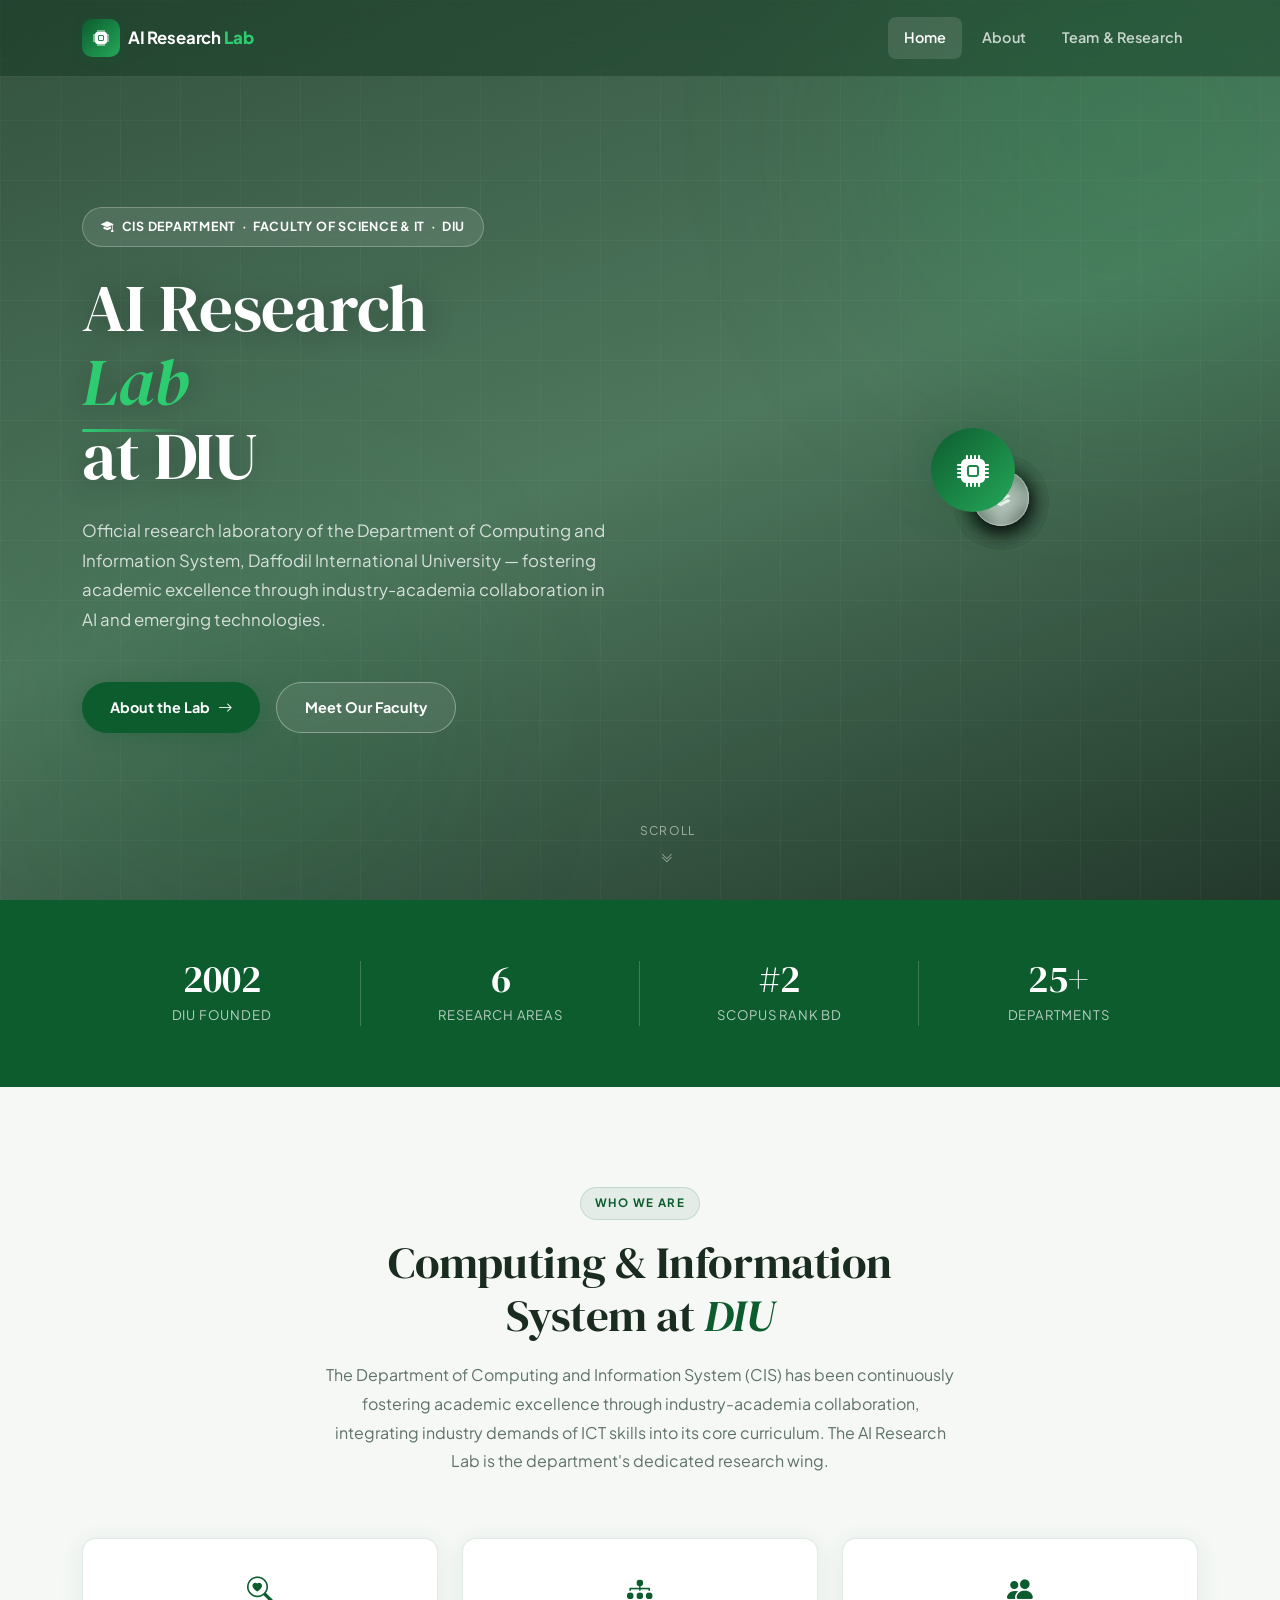
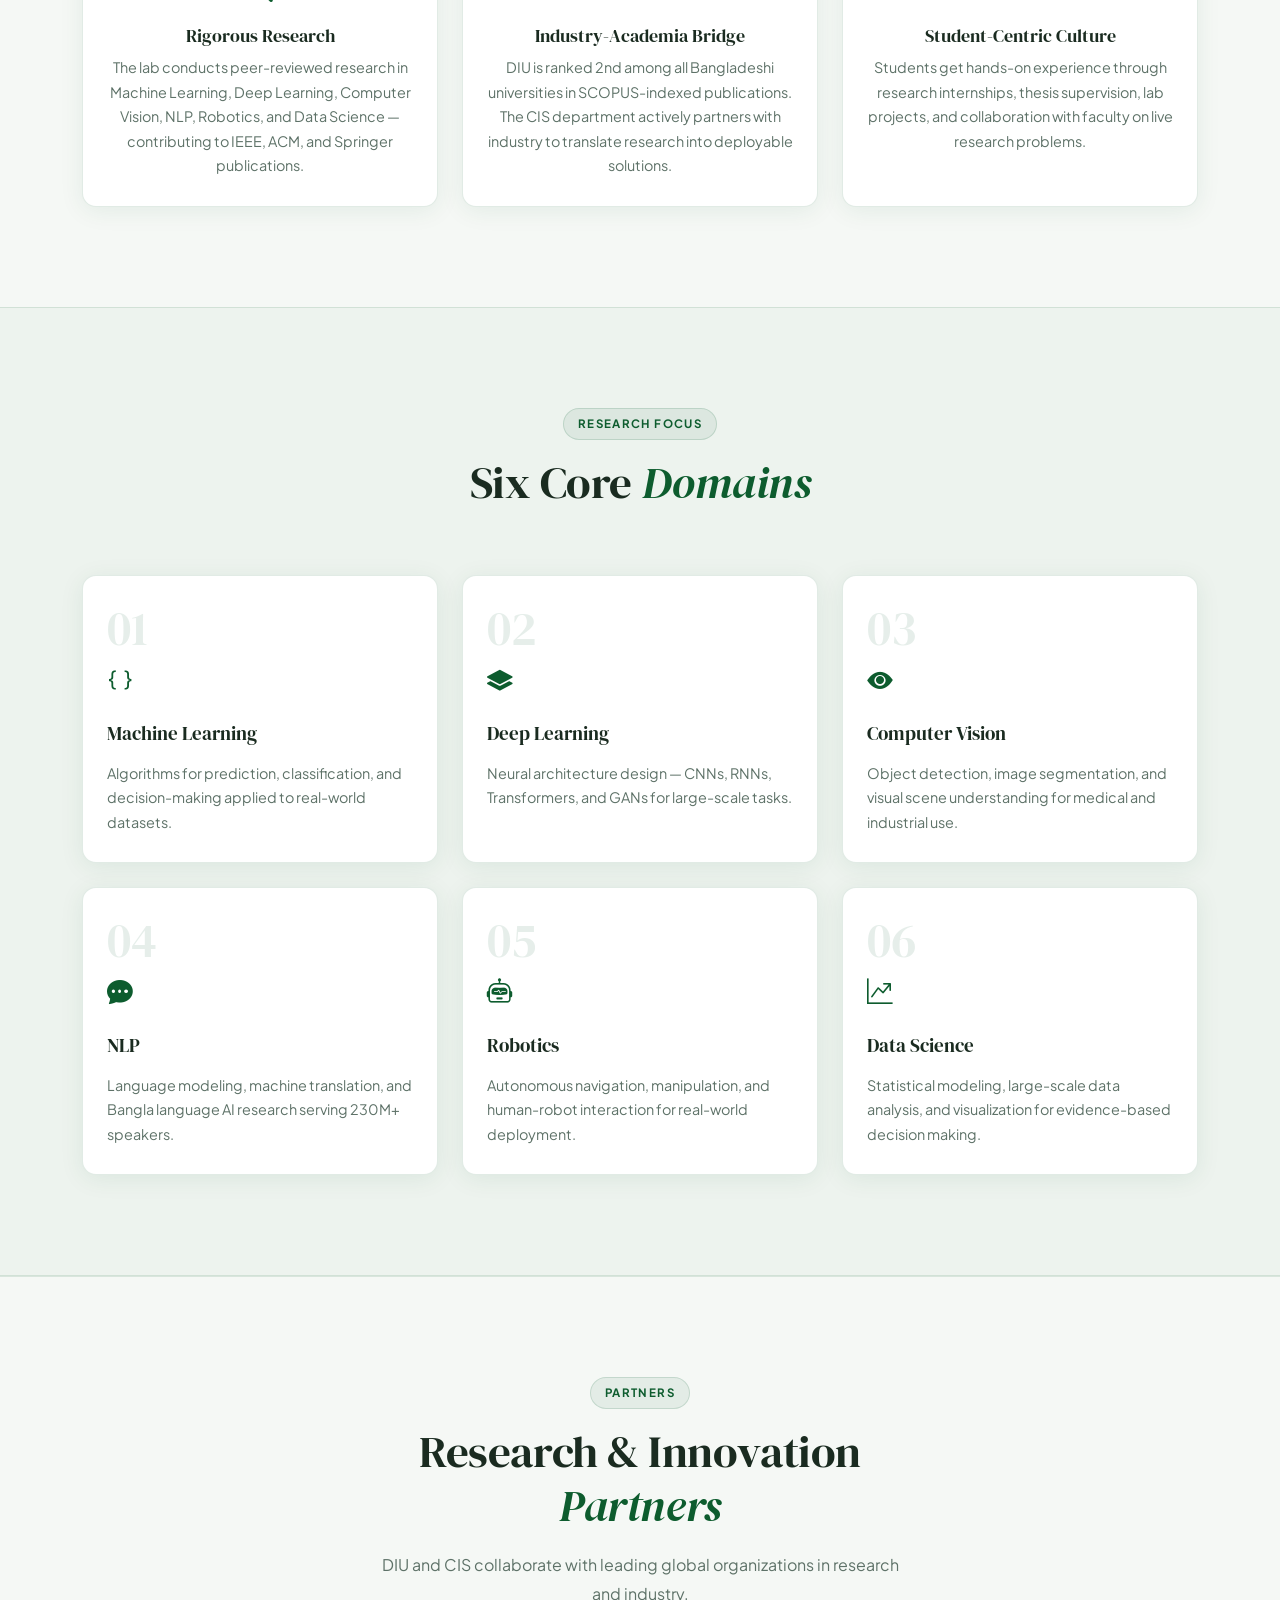
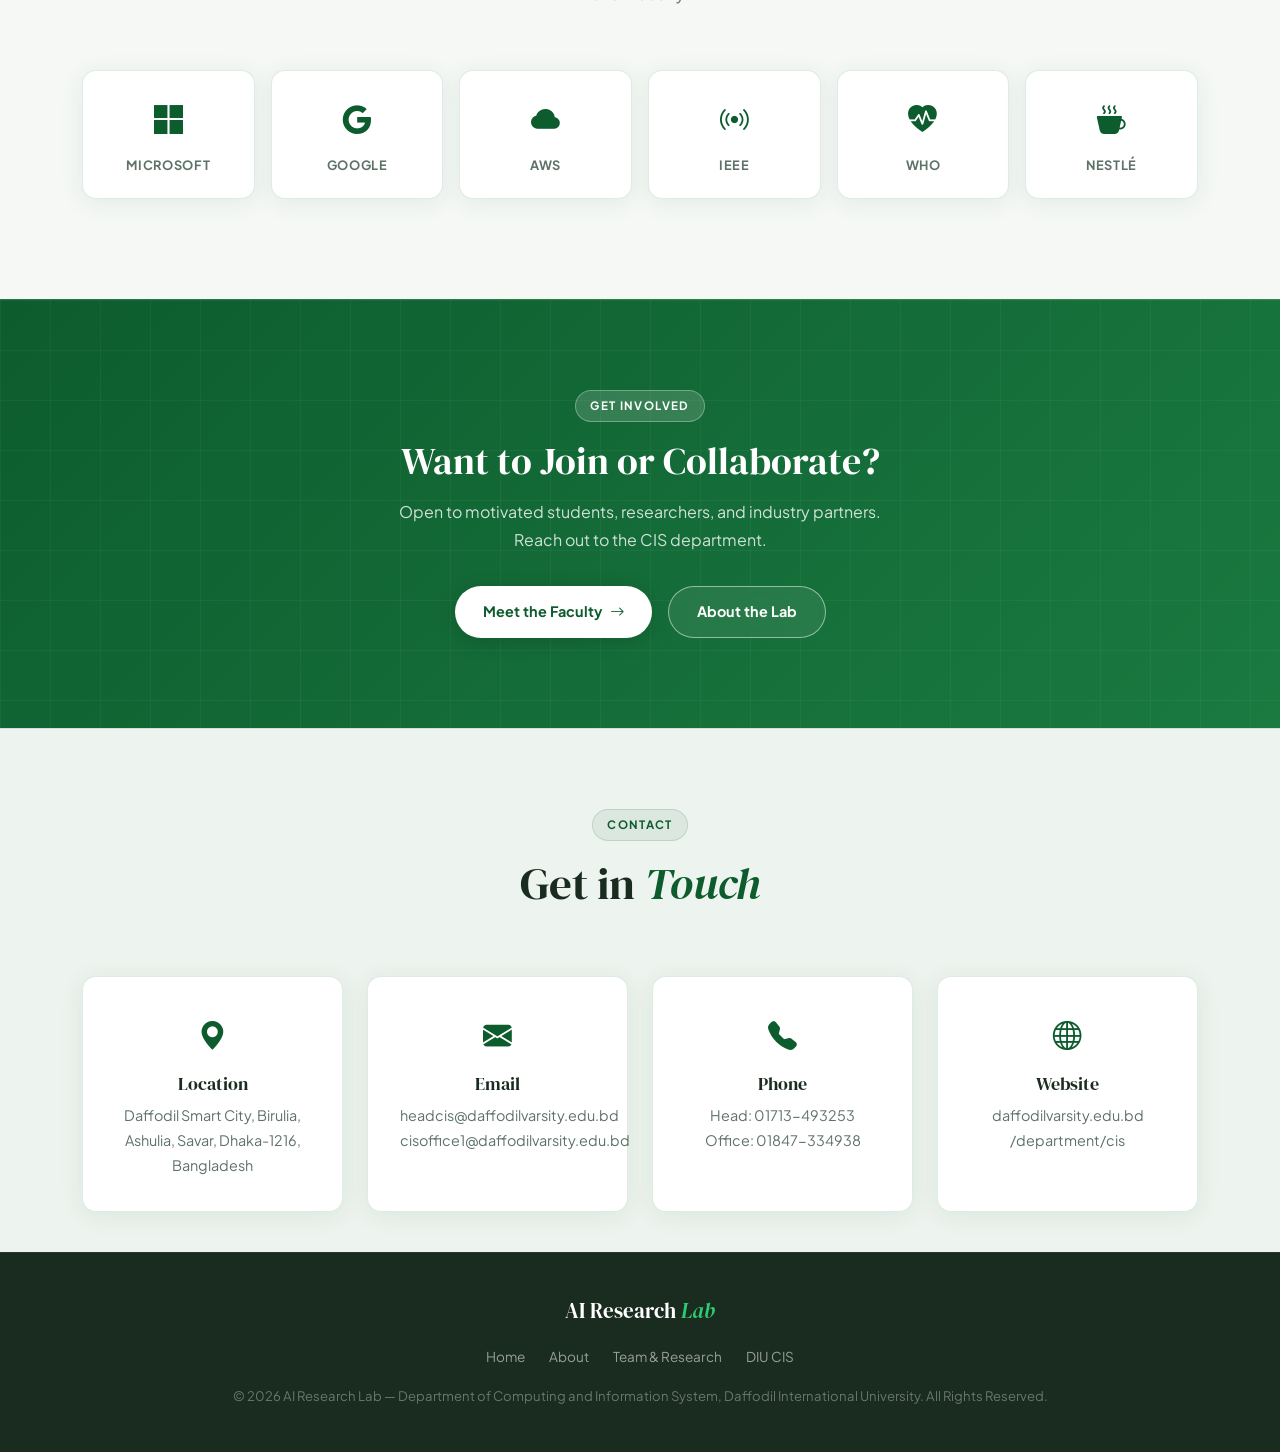
<file: index.html>
<!DOCTYPE html>
<html lang="en">
<head>
  <meta charset="UTF-8"/>
  <meta name="viewport" content="width=device-width, initial-scale=1.0"/>
  <title>AI Research Lab — CIS, Daffodil International University</title>
  <link rel="stylesheet" href="https://cdn.jsdelivr.net/npm/bootstrap@5.3.3/dist/css/bootstrap.min.css"/>
  <link rel="stylesheet" href="https://cdn.jsdelivr.net/npm/bootstrap-icons@1.11.3/font/bootstrap-icons.min.css"/>
  <link rel="preconnect" href="https://fonts.googleapis.com"/>
  <link href="https://fonts.googleapis.com/css2?family=DM+Serif+Display:ital@0;1&family=Plus+Jakarta+Sans:ital,wght@0,300;0,400;0,500;0,600;0,700;1,400&display=swap" rel="stylesheet"/>
  <link rel="stylesheet" href="style.css"/>
</head>
<body>

  <!-- NAVBAR -->
  <nav class="navbar navbar-expand-lg fixed-top" id="mainNav">
    <div class="container">
      <a class="navbar-brand d-flex align-items-center gap-2" href="index.html">
        <div class="brand-icon"><i class="bi bi-cpu-fill"></i></div>
        <span>AI Research <strong>Lab</strong></span>
      </a>
      <button class="navbar-toggler" type="button" data-bs-toggle="collapse" data-bs-target="#navMenu">
        <span class="navbar-toggler-icon"></span>
      </button>
      <div class="collapse navbar-collapse" id="navMenu">
        <ul class="navbar-nav ms-auto align-items-lg-center gap-lg-1">
          <li class="nav-item"><a class="nav-link active" href="index.html">Home</a></li>
          <li class="nav-item"><a class="nav-link" href="about.html">About</a></li>
          <li class="nav-item"><a class="nav-link" href="team.html">Team &amp; Research</a></li>
        </ul>
      </div>
    </div>
  </nav>

  <!-- HERO -->
  <section class="hero-section">
    <div class="hero-grid-overlay"></div>
    <div class="hero-orb hero-orb-1"></div>
    <div class="hero-orb hero-orb-2"></div>

    <div class="container position-relative">
      <div class="row align-items-center" style="min-height:100vh; padding:100px 0 60px;">
        <div class="col-lg-7">
          <div class="lab-badge mb-4">
            <i class="bi bi-mortarboard-fill me-2"></i>
            CIS Department &nbsp;·&nbsp; Faculty of Science &amp; IT &nbsp;·&nbsp; DIU
          </div>
          <h1 class="hero-title">
            AI Research<br/>
            <span class="hero-accent">Lab</span><br/>
            at DIU
          </h1>
          <p class="hero-sub mt-4">
            Official research laboratory of the Department of Computing and Information System,
            Daffodil International University — fostering academic excellence through
            industry-academia collaboration in AI and emerging technologies.
          </p>
          <div class="d-flex flex-wrap gap-3 mt-5">
            <a href="about.html" class="btn-primary-custom">About the Lab <i class="bi bi-arrow-right ms-2"></i></a>
            <a href="team.html" class="btn-outline-custom">Meet Our Faculty</a>
          </div>
        </div>

        <div class="col-lg-5 d-none d-lg-flex justify-content-center">
          <div class="hero-visual">
            <div class="hex-ring">
              <div class="hex-node n1"><i class="bi bi-braces"></i></div>
              <div class="hex-node n2"><i class="bi bi-eye-fill"></i></div>
              <div class="hex-node n3"><i class="bi bi-chat-dots-fill"></i></div>
              <div class="hex-node n4"><i class="bi bi-robot"></i></div>
              <div class="hex-node n5"><i class="bi bi-graph-up-arrow"></i></div>
              <div class="hex-node n6"><i class="bi bi-layers-fill"></i></div>
              <div class="hex-center"><i class="bi bi-cpu-fill"></i></div>
            </div>
          </div>
        </div>
      </div>
    </div>

    <div class="hero-scroll-hint">
      <span>Scroll</span>
      <i class="bi bi-chevron-double-down"></i>
    </div>
  </section>

  <!-- STATS -->
  <section class="stats-strip">
    <div class="container">
      <div class="row g-0 text-center">
        <div class="col-6 col-md-3 stat-item">
          <div class="stat-num">2002</div>
          <div class="stat-lbl">DIU Founded</div>
        </div>
        <div class="col-6 col-md-3 stat-item">
          <div class="stat-num">6</div>
          <div class="stat-lbl">Research Areas</div>
        </div>
        <div class="col-6 col-md-3 stat-item">
          <div class="stat-num">#2</div>
          <div class="stat-lbl">Scopus Rank BD</div>
        </div>
        <div class="col-6 col-md-3 stat-item">
          <div class="stat-num">25+</div>
          <div class="stat-lbl">Departments</div>
        </div>
      </div>
    </div>
  </section>

  <!-- ABOUT SNIPPET -->
  <section class="section-pad">
    <div class="container">
      <div class="row justify-content-center text-center mb-5">
        <div class="col-lg-7">
          <div class="section-tag">Who We Are</div>
          <h2 class="section-title">Computing &amp; Information System at <span class="text-accent">DIU</span></h2>
          <p class="section-body">
            The Department of Computing and Information System (CIS) has been continuously fostering
            academic excellence through industry-academia collaboration, integrating industry demands
            of ICT skills into its core curriculum. The AI Research Lab is the department's
            dedicated research wing.
          </p>
        </div>
      </div>

      <div class="row g-4">
        <div class="col-md-4">
          <div class="info-card text-center">
            <i class="bi bi-search-heart"></i>
            <h6>Rigorous Research</h6>
            <p>The lab conducts peer-reviewed research in Machine Learning, Deep Learning, Computer Vision, NLP, Robotics, and Data Science — contributing to IEEE, ACM, and Springer publications.</p>
          </div>
        </div>
        <div class="col-md-4">
          <div class="info-card text-center">
            <i class="bi bi-diagram-3-fill"></i>
            <h6>Industry-Academia Bridge</h6>
            <p>DIU is ranked 2nd among all Bangladeshi universities in SCOPUS-indexed publications. The CIS department actively partners with industry to translate research into deployable solutions.</p>
          </div>
        </div>
        <div class="col-md-4">
          <div class="info-card text-center">
            <i class="bi bi-people-fill"></i>
            <h6>Student-Centric Culture</h6>
            <p>Students get hands-on experience through research internships, thesis supervision, lab projects, and collaboration with faculty on live research problems.</p>
          </div>
        </div>
      </div>
    </div>
  </section>

  <!-- RESEARCH AREAS -->
  <section class="feature-strip">
    <div class="container">
      <div class="row justify-content-center text-center mb-5">
        <div class="col-lg-6">
          <div class="section-tag">Research Focus</div>
          <h2 class="section-title">Six Core <span class="text-accent">Domains</span></h2>
        </div>
      </div>
      <div class="row g-4">
        <div class="col-sm-6 col-lg-4">
          <div class="info-card">
            <div class="feature-num">01</div>
            <div class="feature-title"><i class="bi bi-braces me-2 text-accent"></i>Machine Learning</div>
            <p class="feature-desc">Algorithms for prediction, classification, and decision-making applied to real-world datasets.</p>
          </div>
        </div>
        <div class="col-sm-6 col-lg-4">
          <div class="info-card">
            <div class="feature-num">02</div>
            <div class="feature-title"><i class="bi bi-layers-fill me-2 text-accent"></i>Deep Learning</div>
            <p class="feature-desc">Neural architecture design — CNNs, RNNs, Transformers, and GANs for large-scale tasks.</p>
          </div>
        </div>
        <div class="col-sm-6 col-lg-4">
          <div class="info-card">
            <div class="feature-num">03</div>
            <div class="feature-title"><i class="bi bi-eye-fill me-2 text-accent"></i>Computer Vision</div>
            <p class="feature-desc">Object detection, image segmentation, and visual scene understanding for medical and industrial use.</p>
          </div>
        </div>
        <div class="col-sm-6 col-lg-4">
          <div class="info-card">
            <div class="feature-num">04</div>
            <div class="feature-title"><i class="bi bi-chat-dots-fill me-2 text-accent"></i>NLP</div>
            <p class="feature-desc">Language modeling, machine translation, and Bangla language AI research serving 230M+ speakers.</p>
          </div>
        </div>
        <div class="col-sm-6 col-lg-4">
          <div class="info-card">
            <div class="feature-num">05</div>
            <div class="feature-title"><i class="bi bi-robot me-2 text-accent"></i>Robotics</div>
            <p class="feature-desc">Autonomous navigation, manipulation, and human-robot interaction for real-world deployment.</p>
          </div>
        </div>
        <div class="col-sm-6 col-lg-4">
          <div class="info-card">
            <div class="feature-num">06</div>
            <div class="feature-title"><i class="bi bi-graph-up-arrow me-2 text-accent"></i>Data Science</div>
            <p class="feature-desc">Statistical modeling, large-scale data analysis, and visualization for evidence-based decision making.</p>
          </div>
        </div>
      </div>
    </div>
  </section>

  <!-- INDUSTRY PARTNERS -->
  <section class="section-pad border-top-faint">
    <div class="container">
      <div class="row justify-content-center text-center mb-5">
        <div class="col-lg-6">
          <div class="section-tag">Partners</div>
          <h2 class="section-title">Research &amp; Innovation <span class="text-accent">Partners</span></h2>
          <p class="section-body">DIU and CIS collaborate with leading global organizations in research and industry.</p>
        </div>
      </div>
      <div class="row g-3 justify-content-center">
        <div class="col-6 col-md-4 col-lg-2">
          <div class="partner-card"><i class="bi bi-microsoft"></i><span>Microsoft</span></div>
        </div>
        <div class="col-6 col-md-4 col-lg-2">
          <div class="partner-card"><i class="bi bi-google"></i><span>Google</span></div>
        </div>
        <div class="col-6 col-md-4 col-lg-2">
          <div class="partner-card"><i class="bi bi-cloud-fill"></i><span>AWS</span></div>
        </div>
        <div class="col-6 col-md-4 col-lg-2">
          <div class="partner-card"><i class="bi bi-broadcast"></i><span>IEEE</span></div>
        </div>
        <div class="col-6 col-md-4 col-lg-2">
          <div class="partner-card"><i class="bi bi-heart-pulse-fill"></i><span>WHO</span></div>
        </div>
        <div class="col-6 col-md-4 col-lg-2">
          <div class="partner-card"><i class="bi bi-cup-hot-fill"></i><span>Nestlé</span></div>
        </div>
      </div>
    </div>
  </section>

  <!-- CTA -->
  <section class="cta-band">
    <div class="container">
      <div class="section-tag d-inline-block mb-3">Get Involved</div>
      <h2>Want to Join or Collaborate?</h2>
      <p>Open to motivated students, researchers, and industry partners. Reach out to the CIS department.</p>
      <div class="d-flex justify-content-center flex-wrap gap-3">
        <a href="team.html" class="btn-primary-custom">Meet the Faculty <i class="bi bi-arrow-right ms-2"></i></a>
        <a href="about.html" class="btn-outline-custom">About the Lab</a>
      </div>
    </div>
  </section>

  <!-- CONTACT -->
  <section class="contact-section">
    <div class="container">
      <div class="row justify-content-center text-center mb-5">
        <div class="col-lg-6">
          <div class="section-tag">Contact</div>
          <h2 class="section-title">Get in <span class="text-accent">Touch</span></h2>
        </div>
      </div>
      <div class="row g-4 justify-content-center">
        <div class="col-sm-6 col-lg-3">
          <div class="contact-card">
            <i class="bi bi-geo-alt-fill"></i>
            <h6>Location</h6>
            <p>Daffodil Smart City, Birulia, Ashulia, Savar, Dhaka-1216, Bangladesh</p>
          </div>
        </div>
        <div class="col-sm-6 col-lg-3">
          <div class="contact-card">
            <i class="bi bi-envelope-fill"></i>
            <h6>Email</h6>
            <p>headcis@daffodilvarsity.edu.bd<br/>cisoffice1@daffodilvarsity.edu.bd</p>
          </div>
        </div>
        <div class="col-sm-6 col-lg-3">
          <div class="contact-card">
            <i class="bi bi-telephone-fill"></i>
            <h6>Phone</h6>
            <p>Head: 01713-493253<br/>Office: 01847-334938</p>
          </div>
        </div>
        <div class="col-sm-6 col-lg-3">
          <div class="contact-card">
            <i class="bi bi-globe"></i>
            <h6>Website</h6>
            <p>daffodilvarsity.edu.bd<br/>/department/cis</p>
          </div>
        </div>
      </div>
    </div>
  </section>

  <!-- FOOTER -->
  <footer>
    <div class="container">
      <div class="footer-logo">AI Research <span>Lab</span></div>
      <div class="footer-links">
        <a href="index.html">Home</a>
        <a href="about.html">About</a>
        <a href="team.html">Team &amp; Research</a>
        <a href="https://daffodilvarsity.edu.bd/department/cis" target="_blank">DIU CIS</a>
      </div>
      <p class="footer-copy">
        &copy; 2026 AI Research Lab — Department of Computing and Information System,
        Daffodil International University. All Rights Reserved.
      </p>
    </div>
  </footer>

  <script src="https://cdn.jsdelivr.net/npm/bootstrap@5.3.3/dist/js/bootstrap.bundle.min.js"></script>
  <script src="script.js"></script>
</body>
</html>
</file>
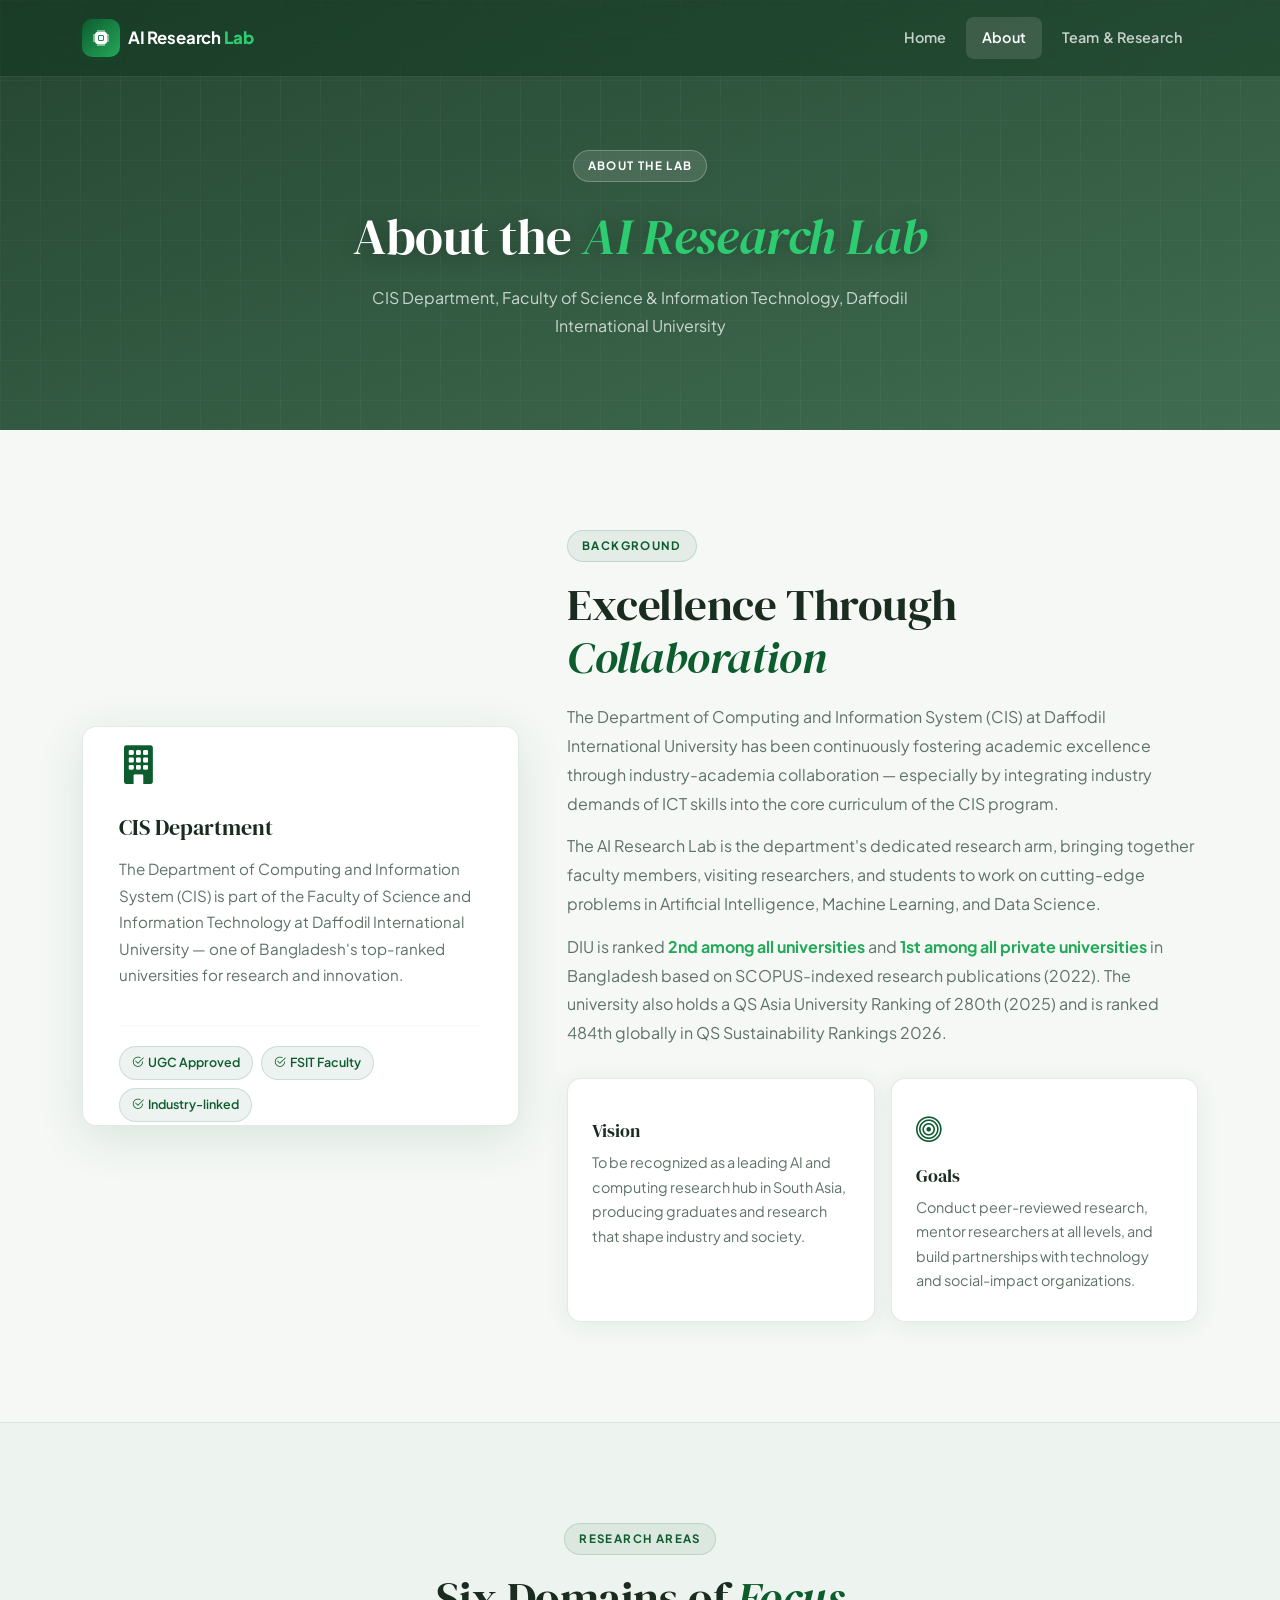
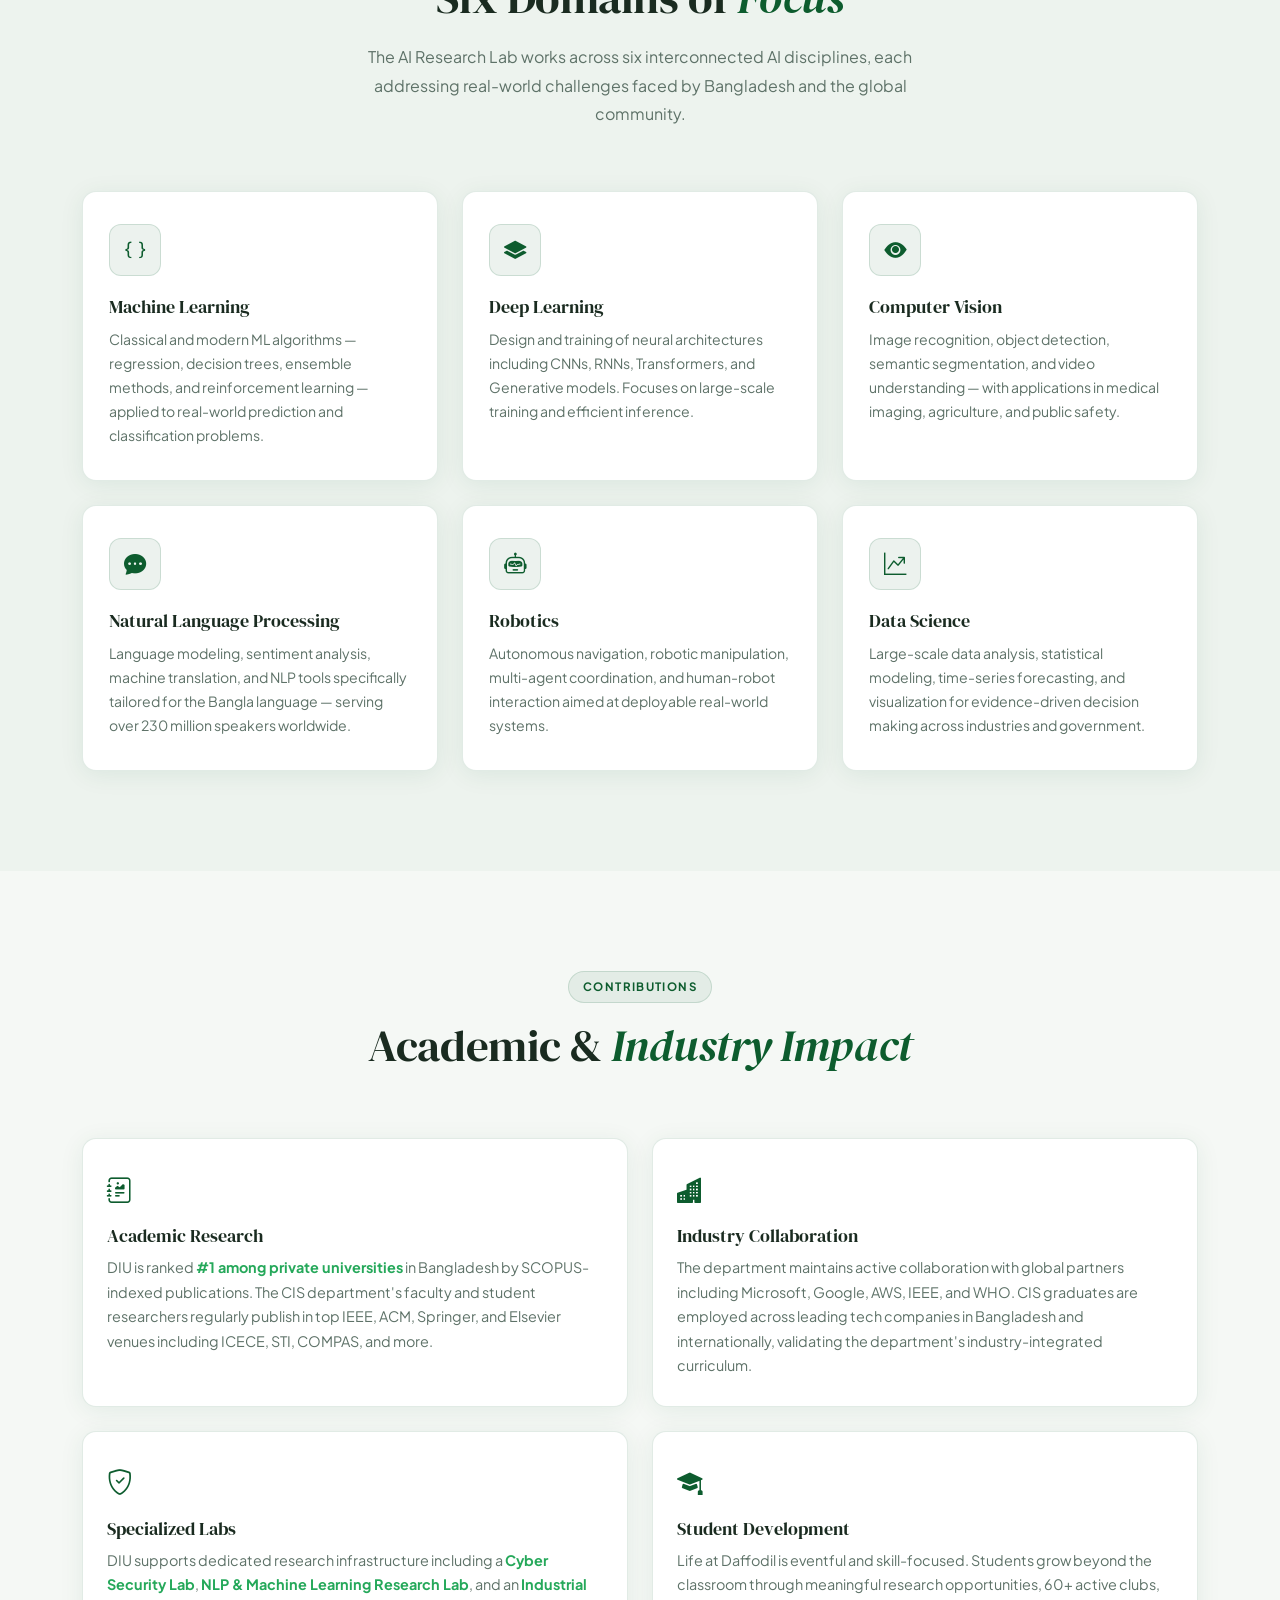
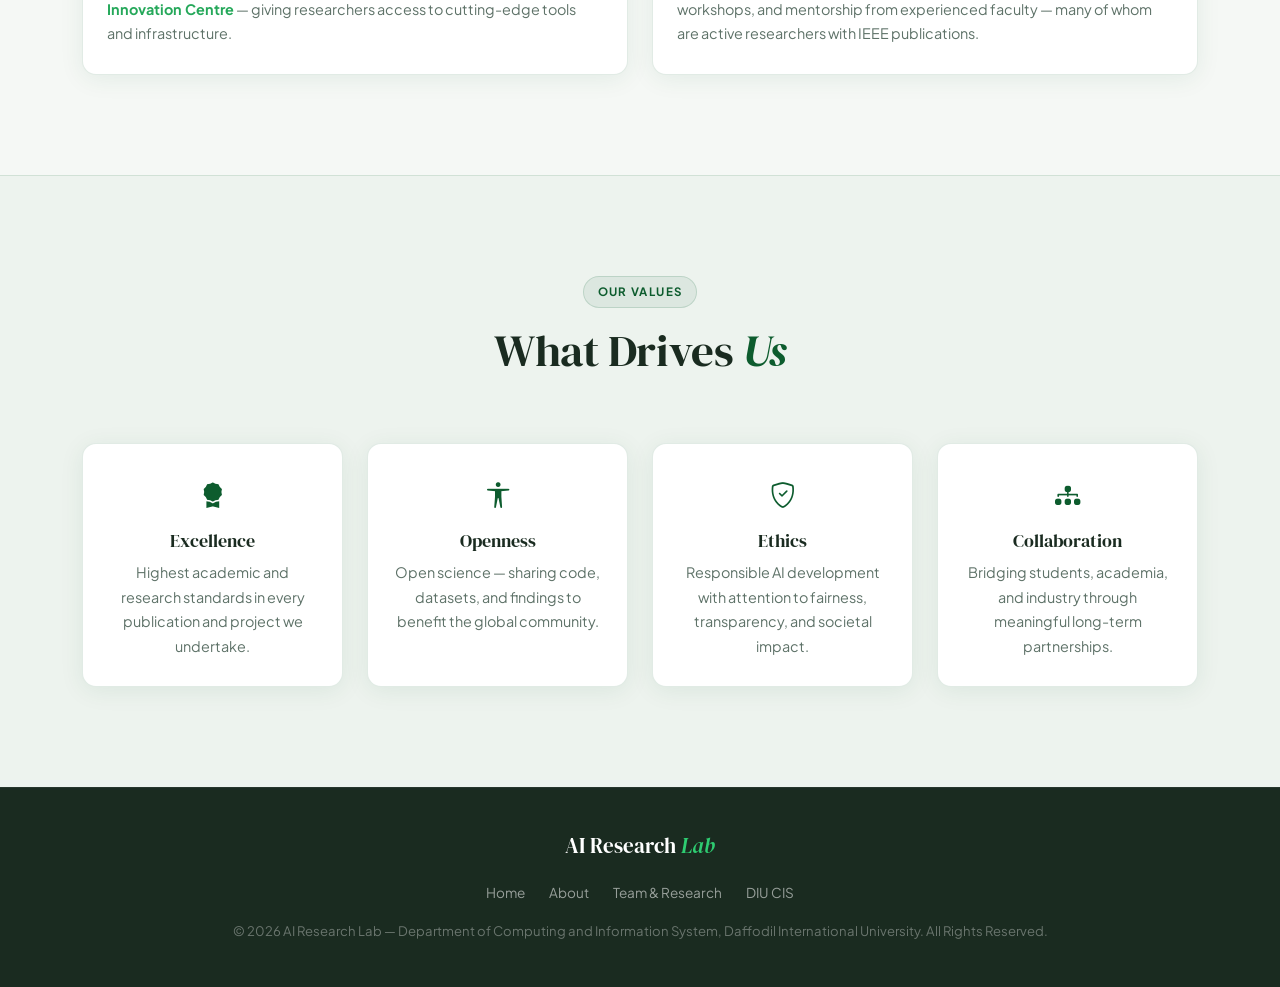
<file: about.html>
<!DOCTYPE html>
<html lang="en">
<head>
  <meta charset="UTF-8"/>
  <meta name="viewport" content="width=device-width, initial-scale=1.0"/>
  <title>About — AI Research Lab, CIS, DIU</title>
  <link rel="stylesheet" href="https://cdn.jsdelivr.net/npm/bootstrap@5.3.3/dist/css/bootstrap.min.css"/>
  <link rel="stylesheet" href="https://cdn.jsdelivr.net/npm/bootstrap-icons@1.11.3/font/bootstrap-icons.min.css"/>
  <link rel="preconnect" href="https://fonts.googleapis.com"/>
  <link href="https://fonts.googleapis.com/css2?family=Syne:wght@400;600;700;800&family=DM+Sans:opsz,wght@9..40,300;9..40,400;9..40,500&display=swap" rel="stylesheet"/>
  <link rel="stylesheet" href="style.css"/>
</head>
<body>

  <!-- NAVBAR -->
  <nav class="navbar navbar-expand-lg fixed-top" id="mainNav">
    <div class="container">
      <a class="navbar-brand d-flex align-items-center gap-2" href="index.html">
        <div class="brand-icon"><i class="bi bi-cpu-fill"></i></div>
        <span>AI Research <strong>Lab</strong></span>
      </a>
      <button class="navbar-toggler" type="button" data-bs-toggle="collapse" data-bs-target="#navMenu">
        <span class="navbar-toggler-icon"></span>
      </button>
      <div class="collapse navbar-collapse" id="navMenu">
        <ul class="navbar-nav ms-auto align-items-lg-center gap-lg-1">
          <li class="nav-item"><a class="nav-link" href="index.html">Home</a></li>
          <li class="nav-item"><a class="nav-link active" href="about.html">About</a></li>
          <li class="nav-item"><a class="nav-link" href="team.html">Team &amp; Research</a></li>
        </ul>
      </div>
    </div>
  </nav>

  <!-- PAGE HERO -->
  <section class="page-hero">
    <div class="container">
      <div class="section-tag d-inline-block">About the Lab</div>
      <h1 class="page-hero-title mt-2">About the <span class="text-accent">AI Research Lab</span></h1>
      <p class="page-hero-sub">
        CIS Department, Faculty of Science &amp; Information Technology, Daffodil International University
      </p>
    </div>
  </section>

  <!-- BACKGROUND -->
  <section class="section-pad">
    <div class="container">
      <div class="row align-items-center g-5">

        <div class="col-lg-5">
          <div class="about-image-stack">
            <div class="about-card-bg"></div>
            <div class="about-inner-card">
              <i class="bi bi-building-fill about-icon"></i>
              <h4>CIS Department</h4>
              <p>The Department of Computing and Information System (CIS) is part of the Faculty of Science and Information Technology at Daffodil International University — one of Bangladesh's top-ranked universities for research and innovation.</p>
              <hr class="about-divider"/>
              <div class="about-pill-row">
                <span class="pill"><i class="bi bi-check2-circle me-1"></i>UGC Approved</span>
                <span class="pill"><i class="bi bi-check2-circle me-1"></i>FSIT Faculty</span>
                <span class="pill"><i class="bi bi-check2-circle me-1"></i>Industry-linked</span>
              </div>
            </div>
          </div>
        </div>

        <div class="col-lg-7">
          <div class="section-tag">Background</div>
          <h2 class="section-title">Excellence Through <span class="text-accent">Collaboration</span></h2>
          <p class="section-body">
            The Department of Computing and Information System (CIS) at Daffodil International University
            has been continuously fostering academic excellence through industry-academia collaboration —
            especially by integrating industry demands of ICT skills into the core curriculum of the CIS program.
          </p>
          <p class="section-body">
            The AI Research Lab is the department's dedicated research arm, bringing together faculty
            members, visiting researchers, and students to work on cutting-edge problems in Artificial
            Intelligence, Machine Learning, and Data Science.
          </p>
          <p class="section-body">
            DIU is ranked <strong style="color:var(--cyan)">2nd among all universities</strong> and
            <strong style="color:var(--cyan)">1st among all private universities</strong> in Bangladesh
            based on SCOPUS-indexed research publications (2022). The university also holds a
            QS Asia University Ranking of 280th (2025) and is ranked 484th globally in QS Sustainability Rankings 2026.
          </p>

          <div class="row g-3 mt-2">
            <div class="col-sm-6">
              <div class="info-card">
                <i class="bi bi-telescope-fill"></i>
                <h6>Vision</h6>
                <p>To be recognized as a leading AI and computing research hub in South Asia, producing graduates and research that shape industry and society.</p>
              </div>
            </div>
            <div class="col-sm-6">
              <div class="info-card">
                <i class="bi bi-bullseye"></i>
                <h6>Goals</h6>
                <p>Conduct peer-reviewed research, mentor researchers at all levels, and build partnerships with technology and social-impact organizations.</p>
              </div>
            </div>
          </div>
        </div>
      </div>
    </div>
  </section>

  <div class="section-divider"></div>

  <!-- RESEARCH AREAS -->
  <section class="section-pad bg-navy2">
    <div class="container">
      <div class="row justify-content-center text-center mb-5">
        <div class="col-lg-6">
          <div class="section-tag">Research Areas</div>
          <h2 class="section-title">Six Domains of <span class="text-accent">Focus</span></h2>
          <p class="section-body">
            The AI Research Lab works across six interconnected AI disciplines, each addressing
            real-world challenges faced by Bangladesh and the global community.
          </p>
        </div>
      </div>

      <div class="row g-4">
        <div class="col-sm-6 col-lg-4">
          <div class="research-card">
            <div class="rc-icon"><i class="bi bi-braces"></i></div>
            <h5>Machine Learning</h5>
            <p>Classical and modern ML algorithms — regression, decision trees, ensemble methods, and reinforcement learning — applied to real-world prediction and classification problems.</p>
          </div>
        </div>
        <div class="col-sm-6 col-lg-4">
          <div class="research-card">
            <div class="rc-icon"><i class="bi bi-layers-fill"></i></div>
            <h5>Deep Learning</h5>
            <p>Design and training of neural architectures including CNNs, RNNs, Transformers, and Generative models. Focuses on large-scale training and efficient inference.</p>
          </div>
        </div>
        <div class="col-sm-6 col-lg-4">
          <div class="research-card">
            <div class="rc-icon"><i class="bi bi-eye-fill"></i></div>
            <h5>Computer Vision</h5>
            <p>Image recognition, object detection, semantic segmentation, and video understanding — with applications in medical imaging, agriculture, and public safety.</p>
          </div>
        </div>
        <div class="col-sm-6 col-lg-4">
          <div class="research-card">
            <div class="rc-icon"><i class="bi bi-chat-dots-fill"></i></div>
            <h5>Natural Language Processing</h5>
            <p>Language modeling, sentiment analysis, machine translation, and NLP tools specifically tailored for the Bangla language — serving over 230 million speakers worldwide.</p>
          </div>
        </div>
        <div class="col-sm-6 col-lg-4">
          <div class="research-card">
            <div class="rc-icon"><i class="bi bi-robot"></i></div>
            <h5>Robotics</h5>
            <p>Autonomous navigation, robotic manipulation, multi-agent coordination, and human-robot interaction aimed at deployable real-world systems.</p>
          </div>
        </div>
        <div class="col-sm-6 col-lg-4">
          <div class="research-card">
            <div class="rc-icon"><i class="bi bi-graph-up-arrow"></i></div>
            <h5>Data Science</h5>
            <p>Large-scale data analysis, statistical modeling, time-series forecasting, and visualization for evidence-driven decision making across industries and government.</p>
          </div>
        </div>
      </div>
    </div>
  </section>

  <!-- CONTRIBUTIONS -->
  <section class="section-pad">
    <div class="container">
      <div class="row justify-content-center text-center mb-5">
        <div class="col-lg-6">
          <div class="section-tag">Contributions</div>
          <h2 class="section-title">Academic &amp; <span class="text-accent">Industry Impact</span></h2>
        </div>
      </div>

      <div class="row g-4">
        <div class="col-md-6">
          <div class="info-card h-100">
            <i class="bi bi-journal-richtext"></i>
            <h6>Academic Research</h6>
            <p>
              DIU is ranked <strong style="color:var(--cyan)">#1 among private universities</strong> in Bangladesh
              by SCOPUS-indexed publications. The CIS department's faculty and student researchers regularly
              publish in top IEEE, ACM, Springer, and Elsevier venues including ICECE, STI, COMPAS, and more.
            </p>
          </div>
        </div>
        <div class="col-md-6">
          <div class="info-card h-100">
            <i class="bi bi-buildings-fill"></i>
            <h6>Industry Collaboration</h6>
            <p>
              The department maintains active collaboration with global partners including Microsoft, Google,
              AWS, IEEE, and WHO. CIS graduates are employed across leading tech companies in Bangladesh
              and internationally, validating the department's industry-integrated curriculum.
            </p>
          </div>
        </div>
        <div class="col-md-6">
          <div class="info-card h-100">
            <i class="bi bi-shield-check"></i>
            <h6>Specialized Labs</h6>
            <p>
              DIU supports dedicated research infrastructure including a <strong style="color:var(--cyan)">Cyber Security Lab</strong>,
              <strong style="color:var(--cyan)">NLP &amp; Machine Learning Research Lab</strong>, and an
              <strong style="color:var(--cyan)">Industrial Innovation Centre</strong> — giving researchers
              access to cutting-edge tools and infrastructure.
            </p>
          </div>
        </div>
        <div class="col-md-6">
          <div class="info-card h-100">
            <i class="bi bi-mortarboard-fill"></i>
            <h6>Student Development</h6>
            <p>
              Life at Daffodil is eventful and skill-focused. Students grow beyond the classroom through
              meaningful research opportunities, 60+ active clubs, workshops, and mentorship from experienced
              faculty — many of whom are active researchers with IEEE publications.
            </p>
          </div>
        </div>
      </div>
    </div>
  </section>

  <!-- VALUES -->
  <section class="section-pad bg-navy2 border-top-faint">
    <div class="container">
      <div class="row justify-content-center text-center mb-5">
        <div class="col-lg-5">
          <div class="section-tag">Our Values</div>
          <h2 class="section-title">What Drives <span class="text-accent">Us</span></h2>
        </div>
      </div>
      <div class="row g-4 justify-content-center">
        <div class="col-sm-6 col-lg-3">
          <div class="info-card text-center">
            <i class="bi bi-award-fill"></i>
            <h6>Excellence</h6>
            <p>Highest academic and research standards in every publication and project we undertake.</p>
          </div>
        </div>
        <div class="col-sm-6 col-lg-3">
          <div class="info-card text-center">
            <i class="bi bi-universal-access"></i>
            <h6>Openness</h6>
            <p>Open science — sharing code, datasets, and findings to benefit the global community.</p>
          </div>
        </div>
        <div class="col-sm-6 col-lg-3">
          <div class="info-card text-center">
            <i class="bi bi-shield-check"></i>
            <h6>Ethics</h6>
            <p>Responsible AI development with attention to fairness, transparency, and societal impact.</p>
          </div>
        </div>
        <div class="col-sm-6 col-lg-3">
          <div class="info-card text-center">
            <i class="bi bi-diagram-3-fill"></i>
            <h6>Collaboration</h6>
            <p>Bridging students, academia, and industry through meaningful long-term partnerships.</p>
          </div>
        </div>
      </div>
    </div>
  </section>

  <!-- FOOTER -->
  <footer>
    <div class="container">
      <div class="footer-logo">AI Research <span>Lab</span></div>
      <div class="footer-links">
        <a href="index.html">Home</a>
        <a href="about.html">About</a>
        <a href="team.html">Team &amp; Research</a>
        <a href="https://daffodilvarsity.edu.bd/department/cis" target="_blank">DIU CIS</a>
      </div>
      <p class="footer-copy">
        &copy; 2026 AI Research Lab — Department of Computing and Information System,
        Daffodil International University. All Rights Reserved.
      </p>
    </div>
  </footer>

  <script src="https://cdn.jsdelivr.net/npm/bootstrap@5.3.3/dist/js/bootstrap.bundle.min.js"></script>
  <script src="script.js"></script>
</body>
</html>
</file>
<file: style.css>
/* =========================================================
   AI Research Lab — CIS Department, DIU
   style.css  |  Light Academic Theme — DIU Inspired
   ========================================================= */

@import url('https://fonts.googleapis.com/css2?family=DM+Serif+Display:ital@0;1&family=Plus+Jakarta+Sans:ital,wght@0,300;0,400;0,500;0,600;0,700;1,400&display=swap');

/* ── Variables ── */
:root {
  --green:    #0d5c2e;
  --green2:   #1a7a40;
  --accent:   #25a85a;
  --accent2:  #2ecc71;
  --bg:       #f5f8f5;
  --bg2:      #edf3ee;
  --white:    #ffffff;
  --text:     #1a2b20;
  --muted:    #5e7268;
  --card-bg:  #ffffff;
  --border:   rgba(13,92,46,0.12);
  --shadow:   0 4px 24px rgba(13,92,46,0.08);
  --shadow-lg:0 12px 48px rgba(13,92,46,0.12);
  --radius:   14px;
  --font-h:   'DM Serif Display', Georgia, serif;
  --font-b:   'Plus Jakarta Sans', sans-serif;
  /* Legacy aliases so inline styles still work */
  --navy:     var(--bg);
  --navy2:    var(--bg2);
  --navy3:    #d8e8db;
  --cyan:     var(--accent);
  --cyan2:    var(--accent2);
}

*,*::before,*::after { box-sizing:border-box; margin:0; padding:0; }
html { scroll-behavior:smooth; }

body {
  background: var(--bg);
  color: var(--text);
  font-family: var(--font-b);
  font-size: 1rem;
  line-height: 1.75;
  overflow-x: hidden;
}

h1,h2,h3,h4,h5,h6 { font-family: var(--font-h); color: var(--text); }
a { text-decoration:none; color:inherit; }
img { max-width:100%; }

::-webkit-scrollbar { width:6px; }
::-webkit-scrollbar-track { background:var(--bg2); }
::-webkit-scrollbar-thumb { background:var(--accent); border-radius:3px; }

/* ── NAVBAR ── */
.navbar {
  background: rgba(8,45,22,0.35);
  backdrop-filter: blur(20px);
  border-bottom: 1px solid rgba(255,255,255,0.1);
  padding: 14px 0;
  transition: background 0.3s, box-shadow 0.3s, border-color 0.3s;
  z-index: 1000;
}
.navbar.scrolled {
  background: rgba(10,50,25,0.97);
  box-shadow: 0 2px 20px rgba(0,0,0,0.3);
  border-color: rgba(255,255,255,0.08);
}

.brand-icon {
  width:38px; height:38px;
  background: linear-gradient(135deg, var(--green), var(--accent));
  border-radius:10px;
  display:flex; align-items:center; justify-content:center;
  font-size:1rem; color:#fff;
  box-shadow: 0 3px 10px rgba(13,92,46,0.25);
}
.navbar-brand {
  font-family: var(--font-b);
  font-size:1.05rem; font-weight:700;
  color: #fff !important;
  letter-spacing:-0.01em;
}
.navbar-brand strong { color: var(--accent2); }

.nav-link {
  font-family: var(--font-b);
  font-size:0.9rem; font-weight:600;
  color: rgba(255,255,255,0.75) !important;
  letter-spacing:0.01em;
  padding:8px 16px !important;
  border-radius:8px;
  transition: color 0.2s, background 0.2s;
}
.nav-link:hover, .nav-link.active {
  color: #fff !important;
  background: rgba(255,255,255,0.12);
}
.navbar-toggler {
  border:1px solid rgba(255,255,255,0.25);
  padding:6px 10px;
}
.navbar-toggler-icon {
  background-image: url("data:image/svg+xml,%3csvg xmlns='http://www.w3.org/2000/svg' viewBox='0 0 30 30'%3e%3cpath stroke='rgba%28255,255,255,0.85%29' stroke-width='2' d='M4 7h22M4 15h22M4 23h22'/%3e%3c/svg%3e");
}

/* ── HERO ── */
.hero-section {
  min-height: 100vh;
  background:
    linear-gradient(160deg, rgba(8,45,22,0.82) 0%, rgba(13,70,35,0.72) 50%, rgba(5,30,15,0.88) 100%),
    url('https://daffodilvarsity.edu.bd/_next/image?url=%2Fimages%2Fbg.jpg&w=3840&q=75') center/cover no-repeat fixed;
  position:relative; display:flex; align-items:center; overflow:hidden;
}

.hero-grid-overlay {
  position:absolute; inset:0;
  background-image:
    linear-gradient(rgba(255,255,255,0.03) 1px,transparent 1px),
    linear-gradient(90deg,rgba(255,255,255,0.03) 1px,transparent 1px);
  background-size:60px 60px;
  pointer-events:none;
}
@keyframes gridDrift {
  0%   { transform:translateY(0); }
  100% { transform:translateY(60px); }
}

.hero-orb {
  position:absolute; border-radius:50%;
  filter:blur(100px); pointer-events:none;
  animation: orbPulse 6s ease-in-out infinite;
}
.hero-orb-1 { width:500px;height:500px; background:rgba(37,168,90,0.18); top:-120px; right:-100px; }
.hero-orb-2 { width:350px;height:350px; background:rgba(13,92,46,0.15); bottom:0; left:5%; animation-delay:3s; }
@keyframes orbPulse {
  0%,100% { transform:scale(1); opacity:1; }
  50%      { transform:scale(1.12); opacity:0.7; }
}

.hero-section .container { position:relative; z-index:2; }

.lab-badge {
  display:inline-flex; align-items:center;
  background:rgba(255,255,255,0.1); border:1px solid rgba(255,255,255,0.25);
  color: #fff; font-size:0.78rem; font-weight:700;
  letter-spacing:0.06em; text-transform:uppercase;
  padding:8px 18px; border-radius:50px;
  backdrop-filter: blur(8px);
  animation: fadeUp 0.6s ease both;
}
.hero-title {
  font-size:clamp(2.6rem,5.5vw,4.2rem); font-weight:400;
  line-height:1.1; letter-spacing:-0.01em;
  color: #fff;
  text-shadow: 0 2px 30px rgba(0,0,0,0.3);
  animation: fadeUp 0.7s ease 0.1s both;
}
.hero-accent {
  color: var(--accent2);
  font-style: italic;
  position:relative;
}
.hero-accent::after {
  content:''; position:absolute; left:0; bottom:-4px;
  width:100%; height:3px;
  background:linear-gradient(90deg, var(--accent2), transparent);
  border-radius:2px;
}
.hero-sub {
  color: rgba(255,255,255,0.78); font-size:1.05rem; max-width:540px;
  animation: fadeUp 0.7s ease 0.2s both;
}

@keyframes fadeUp {
  from { opacity:0; transform:translateY(28px); }
  to   { opacity:1; transform:translateY(0); }
}

/* ── BUTTONS ── */
.btn-primary-custom {
  background: var(--green);
  color:#fff;
  font-family: var(--font-b); font-weight:700; font-size:0.9rem;
  padding:13px 28px; border-radius:50px; border:none;
  transition:transform 0.2s, box-shadow 0.2s, background 0.2s;
  display:inline-flex; align-items:center;
  animation: fadeUp 0.7s ease 0.3s both;
  box-shadow: 0 4px 16px rgba(13,92,46,0.25);
}
.btn-primary-custom:hover {
  background: var(--green2);
  transform:translateY(-2px);
  box-shadow:0 8px 30px rgba(13,92,46,0.3);
  color:#fff;
}
.btn-outline-custom {
  background:rgba(255,255,255,0.08); color: #fff;
  font-family: var(--font-b); font-weight:700; font-size:0.9rem;
  padding:12px 28px; border-radius:50px;
  border:1.5px solid rgba(255,255,255,0.35);
  backdrop-filter: blur(8px);
  transition:border-color 0.2s,background 0.2s,color 0.2s;
  display:inline-flex; align-items:center;
  animation: fadeUp 0.7s ease 0.35s both;
}
.btn-outline-custom:hover {
  border-color: rgba(255,255,255,0.7);
  background: rgba(255,255,255,0.15);
  color: #fff;
}
/* Outline button on light bg (e.g. CTA is handled separately below) */
.bg-light-outline .btn-outline-custom {
  color: var(--green);
  border-color: rgba(13,92,46,0.3);
  background: transparent;
  backdrop-filter: none;
}
.bg-light-outline .btn-outline-custom:hover {
  background: rgba(13,92,46,0.06);
  border-color: var(--green);
  color: var(--green);
}

/* ── HEX RING (hero visual) ── */
.hero-visual { position:relative; width:360px; height:360px; animation:fadeUp 0.9s ease 0.4s both; }
.hex-ring    { position:relative; width:100%; height:100%; }
.hex-center {
  position:absolute; top:50%; left:50%; transform:translate(-50%,-50%);
  width:84px; height:84px;
  background: linear-gradient(135deg, var(--green), var(--accent));
  border-radius:50%; display:flex; align-items:center; justify-content:center;
  font-size:2rem; color:#fff;
  box-shadow:0 0 40px rgba(13,92,46,0.3); z-index:2;
  animation: hexPulse 3s ease-in-out infinite;
}
@keyframes hexPulse {
  0%,100% { box-shadow:0 0 40px rgba(13,92,46,0.3); }
  50%      { box-shadow:0 0 70px rgba(37,168,90,0.5); }
}
.hex-node {
  position:absolute; width:56px; height:56px;
  background:rgba(255,255,255,0.12);
  backdrop-filter: blur(8px);
  border:1px solid rgba(255,255,255,0.25);
  border-radius:50%; display:flex; align-items:center; justify-content:center;
  font-size:1.2rem; color: #fff;
  top:50%; left:50%;
  box-shadow: 0 4px 20px rgba(0,0,0,0.3);
  animation: orbitSpin 12s linear infinite;
}
.hex-node:nth-child(1){--angle:0deg;   animation-delay:0s;}
.hex-node:nth-child(2){--angle:60deg;  animation-delay:-2s;}
.hex-node:nth-child(3){--angle:120deg; animation-delay:-4s;}
.hex-node:nth-child(4){--angle:180deg; animation-delay:-6s;}
.hex-node:nth-child(5){--angle:240deg; animation-delay:-8s;}
.hex-node:nth-child(6){--angle:300deg; animation-delay:-10s;}

@keyframes orbitSpin {
  0%   { transform:translate(-50%,-50%) rotate(var(--angle)) translateX(130px) rotate(calc(-1*var(--angle))); }
  100% { transform:translate(-50%,-50%) rotate(calc(var(--angle) + 360deg)) translateX(130px) rotate(calc(-1*(var(--angle)+360deg))); }
}

.hero-scroll-hint {
  position:absolute; bottom:32px; left:50%; transform:translateX(-50%);
  display:flex; flex-direction:column; align-items:center; gap:6px;
  color: rgba(255,255,255,0.55); font-size:0.75rem; letter-spacing:0.1em; text-transform:uppercase;
  animation: fadeUp 1s ease 1s both;
}
.hero-scroll-hint i { animation: bounce 1.5s infinite; }
@keyframes bounce {
  0%,100% { transform:translateY(0); }
  50%      { transform:translateY(5px); }
}

/* ── STATS STRIP ── */
.stats-strip {
  background: var(--green);
  padding:40px 0;
}
.stat-item { padding:20px; position:relative; }
.stat-item:not(:last-child)::after {
  content:''; position:absolute; right:0; top:20%; height:60%;
  width:1px; background:rgba(255,255,255,0.2);
}
.stat-num { font-family: var(--font-h); font-size:2.4rem; font-weight:400; color:#fff; line-height:1; }
.stat-lbl { font-size:0.82rem; color:rgba(255,255,255,0.7); letter-spacing:0.06em; text-transform:uppercase; margin-top:6px; }

/* ── SHARED SECTIONS ── */
.section-pad    { padding:100px 0; }
.section-pad-sm { padding:70px 0; }
.bg-navy2       { background: var(--bg2); }
.border-top-faint{ border-top:1px solid var(--border); }
.section-divider { height:1px; background:var(--border); margin:0; }
.text-accent    { color: var(--green); }

.section-tag {
  display:inline-block; font-size:0.72rem; font-weight:700;
  letter-spacing:0.12em; text-transform:uppercase; color: var(--green);
  background:rgba(13,92,46,0.07); border:1px solid rgba(13,92,46,0.15);
  border-radius:50px; padding:5px 14px; margin-bottom:16px;
}
.section-title {
  font-size:clamp(1.9rem,3.5vw,2.8rem); font-weight:400; font-style:normal;
  line-height:1.2; letter-spacing:-0.01em; margin-bottom:18px;
  color: var(--text);
}
.section-title .text-accent { font-style:italic; }
.section-body { color: var(--muted); font-size:1rem; margin-bottom:14px; line-height:1.8; }

/* ── PAGE HERO ── */
.page-hero {
  padding:150px 0 90px;
  background:
    linear-gradient(160deg, rgba(8,45,22,0.88) 0%, rgba(13,70,35,0.78) 100%),
    url('https://daffodilvarsity.edu.bd/_next/image?url=%2Fimages%2Fbg.jpg&w=3840&q=75') center/cover no-repeat;
  border-bottom: none;
  text-align:center;
  position:relative;
  overflow:hidden;
}
.page-hero::before {
  content:'';
  position:absolute; inset:0;
  background-image:
    linear-gradient(rgba(255,255,255,0.03) 1px,transparent 1px),
    linear-gradient(90deg,rgba(255,255,255,0.03) 1px,transparent 1px);
  background-size:40px 40px;
  pointer-events:none;
}
.page-hero .section-tag {
  background:rgba(255,255,255,0.12); border:1px solid rgba(255,255,255,0.25);
  color:#fff;
}
.page-hero-title {
  font-size:clamp(2rem,4vw,3.2rem); font-weight:400;
  letter-spacing:-0.01em; color: #fff;
  text-shadow: 0 2px 20px rgba(0,0,0,0.25);
  animation:fadeUp 0.7s ease both;
}
.page-hero-title .text-accent { color: var(--accent2); font-style:italic; }
.page-hero-sub {
  color: rgba(255,255,255,0.75);
  max-width:560px; margin:16px auto 0;
  animation:fadeUp 0.7s ease 0.1s both;
}

/* ── INFO CARD ── */
.info-card {
  background: var(--card-bg);
  border:1px solid var(--border);
  border-radius: var(--radius);
  padding:28px 24px; height:100%;
  box-shadow: var(--shadow);
  transition:border-color 0.3s, transform 0.3s, box-shadow 0.3s;
}
.info-card:hover {
  border-color: rgba(13,92,46,0.25);
  transform:translateY(-4px);
  box-shadow: var(--shadow-lg);
}
.info-card i    { font-size:1.6rem; color: var(--green); margin-bottom:14px; display:block; }
.info-card h6   { font-family: var(--font-h); font-weight:400; font-size:1.1rem; margin-bottom:8px; color: var(--text); }
.info-card p    { font-size:0.9rem; color: var(--muted); margin:0; line-height:1.7; }

.feature-num   { font-family: var(--font-h); font-size:3rem; font-weight:400; color:rgba(13,92,46,0.1); line-height:1; margin-bottom:6px; }
.feature-title { font-family: var(--font-h); font-size:1.2rem; font-weight:400; margin-bottom:10px; color: var(--text); }
.feature-desc  { color: var(--muted); font-size:0.9rem; line-height:1.7; }

/* ── ABOUT CARD ── */
.about-image-stack { position:relative; height:400px; }
.about-card-bg {
  position:absolute; inset:0; top:24px; left:24px;
  background: linear-gradient(135deg, var(--green), var(--accent));
  border-radius: var(--radius); opacity:0.12;
}
.about-inner-card {
  position:absolute; inset:0;
  background: var(--card-bg);
  border:1px solid var(--border);
  border-radius: var(--radius);
  box-shadow: var(--shadow-lg);
  padding:36px; display:flex; flex-direction:column; justify-content:center;
}
.about-icon { font-size:2.4rem; color: var(--green); margin-bottom:18px; }
.about-inner-card h4 { font-family: var(--font-h); font-weight:400; margin-bottom:14px; font-size:1.4rem; }
.about-inner-card p  { color: var(--muted); font-size:0.95rem; }
.about-divider { border-color: var(--border); margin:20px 0; }
.about-pill-row { display:flex; flex-wrap:wrap; gap:8px; }
.pill {
  display:inline-flex; align-items:center;
  background:rgba(13,92,46,0.07); border:1px solid rgba(13,92,46,0.15);
  color: var(--green); font-size:0.78rem; font-weight:600;
  padding:5px 12px; border-radius:50px;
}

/* ── RESEARCH CARD ── */
.research-card {
  background: var(--card-bg);
  border:1px solid var(--border);
  border-radius: var(--radius);
  padding:32px 26px; height:100%; position:relative; overflow:hidden;
  box-shadow: var(--shadow);
  transition:border-color 0.3s, transform 0.3s, box-shadow 0.3s;
}
.research-card::before {
  content:''; position:absolute; top:0; left:0; right:0; height:3px;
  background:linear-gradient(90deg, var(--green), var(--accent));
  opacity:0; transition:opacity 0.3s;
}
.research-card:hover {
  border-color: rgba(13,92,46,0.2);
  transform:translateY(-6px);
  box-shadow: var(--shadow-lg);
}
.research-card:hover::before { opacity:1; }
.rc-icon {
  width:52px; height:52px;
  background: rgba(13,92,46,0.08);
  border:1px solid rgba(13,92,46,0.15);
  border-radius:12px; display:flex; align-items:center; justify-content:center;
  font-size:1.4rem; color: var(--green); margin-bottom:20px;
}
.research-card h5 { font-family: var(--font-h); font-weight:400; font-size:1.15rem; margin-bottom:10px; }
.research-card p  { font-size:0.88rem; color: var(--muted); margin:0; line-height:1.7; }

/* ── TEAM CARDS ── */
.team-card {
  background: var(--card-bg);
  border:1px solid var(--border);
  border-radius: var(--radius);
  overflow:hidden; height:100%;
  box-shadow: var(--shadow);
  transition:border-color 0.3s, transform 0.3s, box-shadow 0.3s;
}
.team-card:hover {
  border-color: rgba(13,92,46,0.2);
  transform:translateY(-6px);
  box-shadow: var(--shadow-lg);
}

.team-card-photo-placeholder {
  width:100%; height:220px;
  background: linear-gradient(135deg, #d8ead2, #e8f5e0);
  display:flex; align-items:center; justify-content:center;
  font-size:4rem; color:rgba(13,92,46,0.2);
  position:relative; overflow:hidden;
}
.team-photo-square {
  width:200px; min-height:240px; flex-shrink:0;
  background: linear-gradient(135deg, #d8ead2, #e8f5e0);
  display:flex; align-items:center; justify-content:center;
  font-size:4rem; color:rgba(13,92,46,0.2);
  overflow:hidden;
}
.team-photo-square img { width:100%; height:100%; object-fit:cover; }

.team-card-body  { padding:22px 22px 24px; }
.team-card-name  { font-family: var(--font-h); font-weight:400; font-size:1.15rem; margin-bottom:4px; color: var(--text); }
.team-card-role  { font-size:0.8rem; font-weight:700; letter-spacing:0.05em; text-transform:uppercase; color: var(--green); margin-bottom:12px; }
.team-card-bio   { font-size:0.875rem; color: var(--muted); line-height:1.7; margin-bottom:16px; }
.team-card-links { display:flex; gap:10px; }
.team-link {
  width:34px; height:34px;
  border:1px solid var(--border);
  border-radius:8px;
  display:flex; align-items:center; justify-content:center;
  font-size:0.85rem; color: var(--muted);
  background: var(--bg);
  transition:border-color 0.2s, color 0.2s, background 0.2s;
}
.team-link:hover {
  border-color: var(--green);
  color: var(--green);
  background: rgba(13,92,46,0.06);
}

.role-heading { display:flex; align-items:center; gap:14px; margin-bottom:36px; }
.role-heading-line { flex:1; height:1px; background:var(--border); }
.role-heading-label {
  font-size:0.78rem; font-weight:700; letter-spacing:0.1em;
  text-transform:uppercase; color: var(--muted); white-space:nowrap;
  background: var(--bg2); padding:4px 12px; border-radius:4px;
}

/* ── PARTNER CARDS ── */
.partner-card {
  background: var(--card-bg);
  border:1px solid var(--border);
  border-radius: var(--radius);
  padding:22px 12px; text-align:center;
  display:flex; flex-direction:column; align-items:center; gap:10px;
  box-shadow: var(--shadow);
  transition:border-color 0.3s, transform 0.3s, box-shadow 0.3s;
}
.partner-card:hover {
  border-color: rgba(13,92,46,0.2);
  transform:translateY(-4px);
  box-shadow: var(--shadow-lg);
}
.partner-card i    { font-size:1.8rem; color: var(--green); }
.partner-card span { font-size:0.8rem; font-weight:700; letter-spacing:0.05em; text-transform:uppercase; color: var(--muted); }

/* ── FEATURE STRIP ── */
.feature-strip {
  padding:100px 0;
  background: var(--bg2);
  border-top:1px solid var(--border);
  border-bottom:1px solid var(--border);
}

/* ── CTA BAND ── */
.cta-band {
  padding:90px 0;
  background: linear-gradient(135deg, var(--green) 0%, var(--green2) 100%);
  border-top:1px solid rgba(255,255,255,0.1);
  text-align:center;
  position:relative; overflow:hidden;
}
.cta-band::before {
  content:'';
  position:absolute; inset:0;
  background-image:
    linear-gradient(rgba(255,255,255,0.04) 1px,transparent 1px),
    linear-gradient(90deg,rgba(255,255,255,0.04) 1px,transparent 1px);
  background-size:50px 50px;
  pointer-events:none;
}
.cta-band .section-tag {
  background:rgba(255,255,255,0.15); border:1px solid rgba(255,255,255,0.3);
  color:#fff;
}
.cta-band h2 { font-size:clamp(1.8rem,3vw,2.6rem); font-weight:400; color:#fff; }
.cta-band p  { color:rgba(255,255,255,0.8); max-width:500px; margin:14px auto 32px; }
.cta-band .btn-primary-custom {
  background:#fff; color: var(--green);
  box-shadow:0 4px 20px rgba(0,0,0,0.15);
}
.cta-band .btn-primary-custom:hover { background:#f0faf3; color: var(--green); }
.cta-band .btn-outline-custom {
  border-color:rgba(255,255,255,0.5); color:#fff;
}
.cta-band .btn-outline-custom:hover {
  background:rgba(255,255,255,0.1); border-color:#fff; color:#fff;
}

/* ── CONTACT ── */
.contact-section {
  background: var(--bg2);
  border-top:1px solid var(--border);
  padding:80px 0 40px;
}
.contact-card {
  background: var(--card-bg);
  border:1px solid var(--border);
  border-radius: var(--radius);
  padding:32px; text-align:center; height:100%;
  box-shadow: var(--shadow);
  transition:border-color 0.3s, transform 0.3s;
}
.contact-card:hover {
  border-color: rgba(13,92,46,0.2);
  transform:translateY(-3px);
}
.contact-card i  { font-size:1.8rem; color: var(--green); margin-bottom:14px; display:block; }
.contact-card h6 { font-family: var(--font-h); font-weight:400; margin-bottom:8px; font-size:1.1rem; }
.contact-card p  { color: var(--muted); font-size:0.9rem; margin:0; }

/* ── FOOTER ── */
footer {
  background: var(--text);
  border-top:1px solid rgba(255,255,255,0.06);
  padding:40px 0 28px; text-align:center;
}
.footer-logo {
  font-family: var(--font-h); font-weight:400; font-size:1.3rem;
  color:#fff; margin-bottom:8px;
}
.footer-logo span { color: var(--accent2); font-style:italic; }
.footer-links {
  display:flex; justify-content:center; flex-wrap:wrap; gap:24px; margin:16px 0;
}
.footer-links a { color:rgba(255,255,255,0.55); font-size:0.85rem; transition:color 0.2s; }
.footer-links a:hover { color:#fff; }
.footer-copy { color:rgba(255,255,255,0.35); font-size:0.82rem; }
</file>
